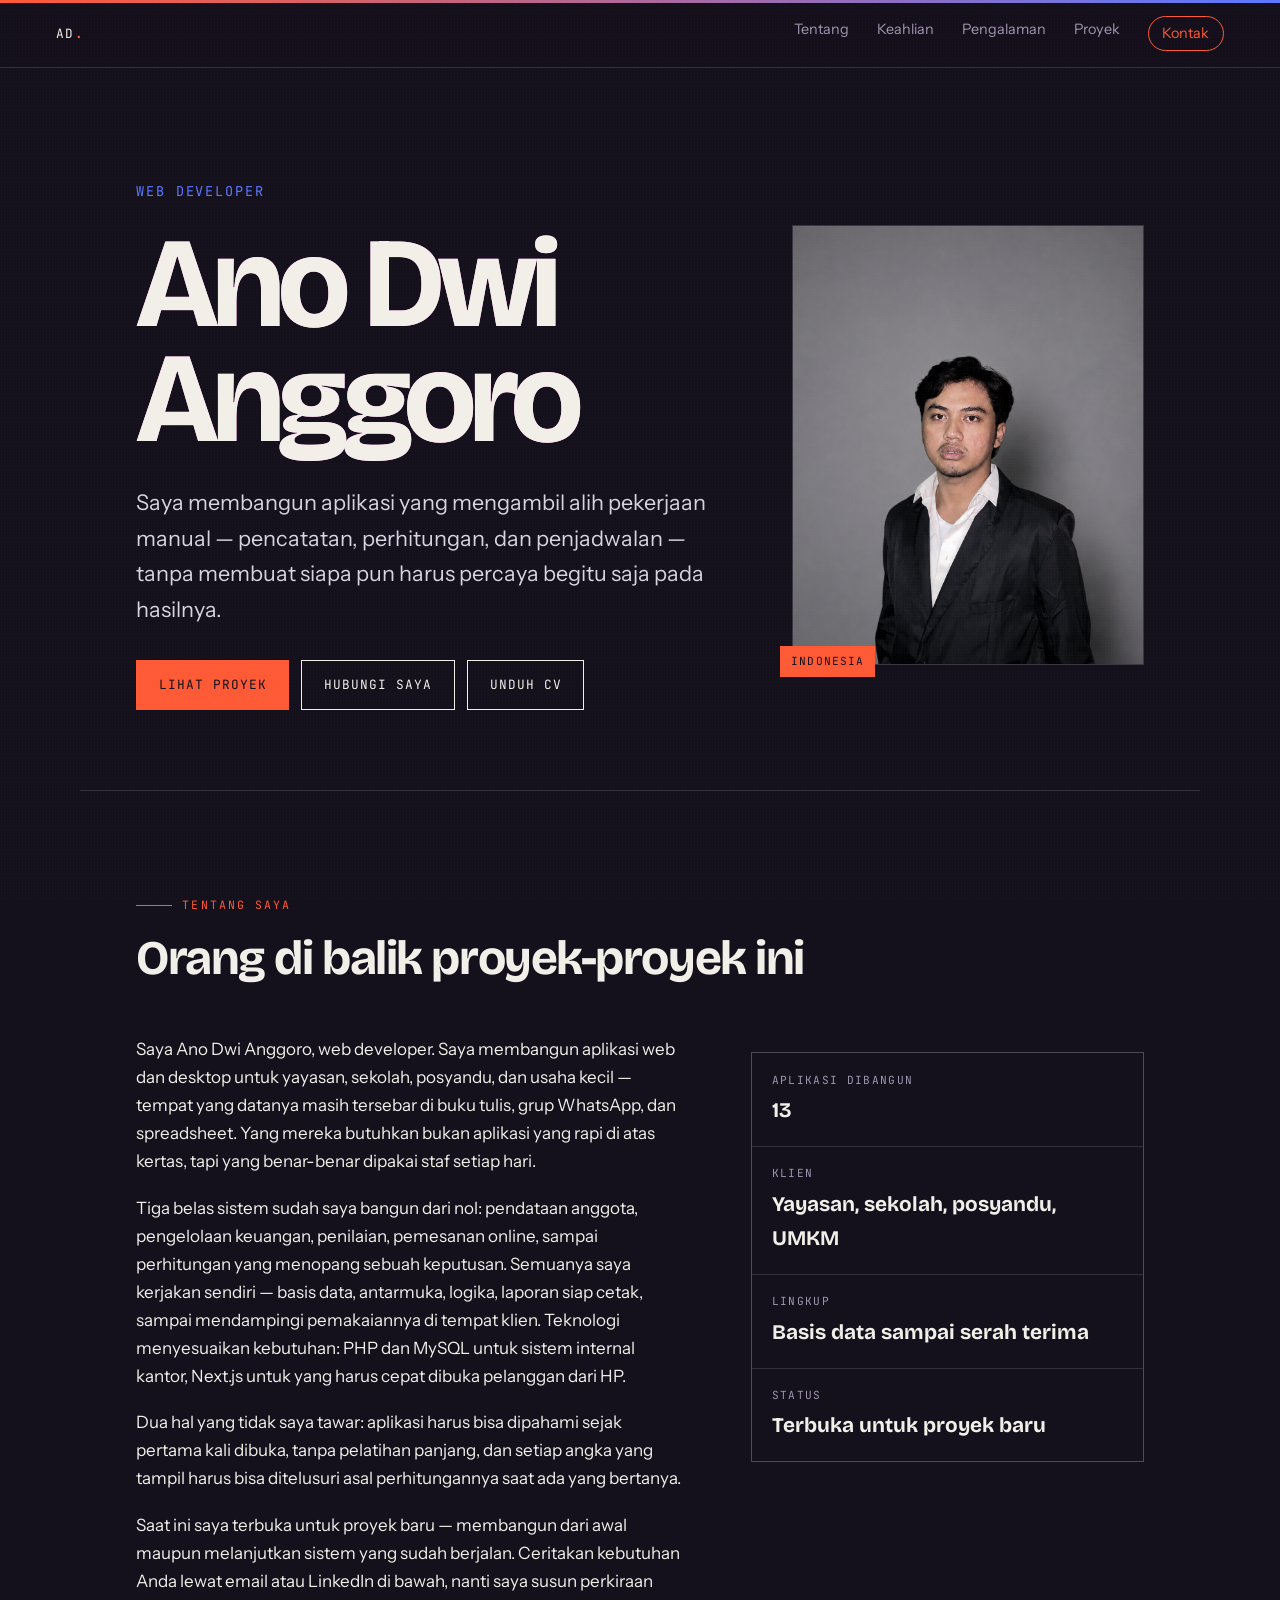
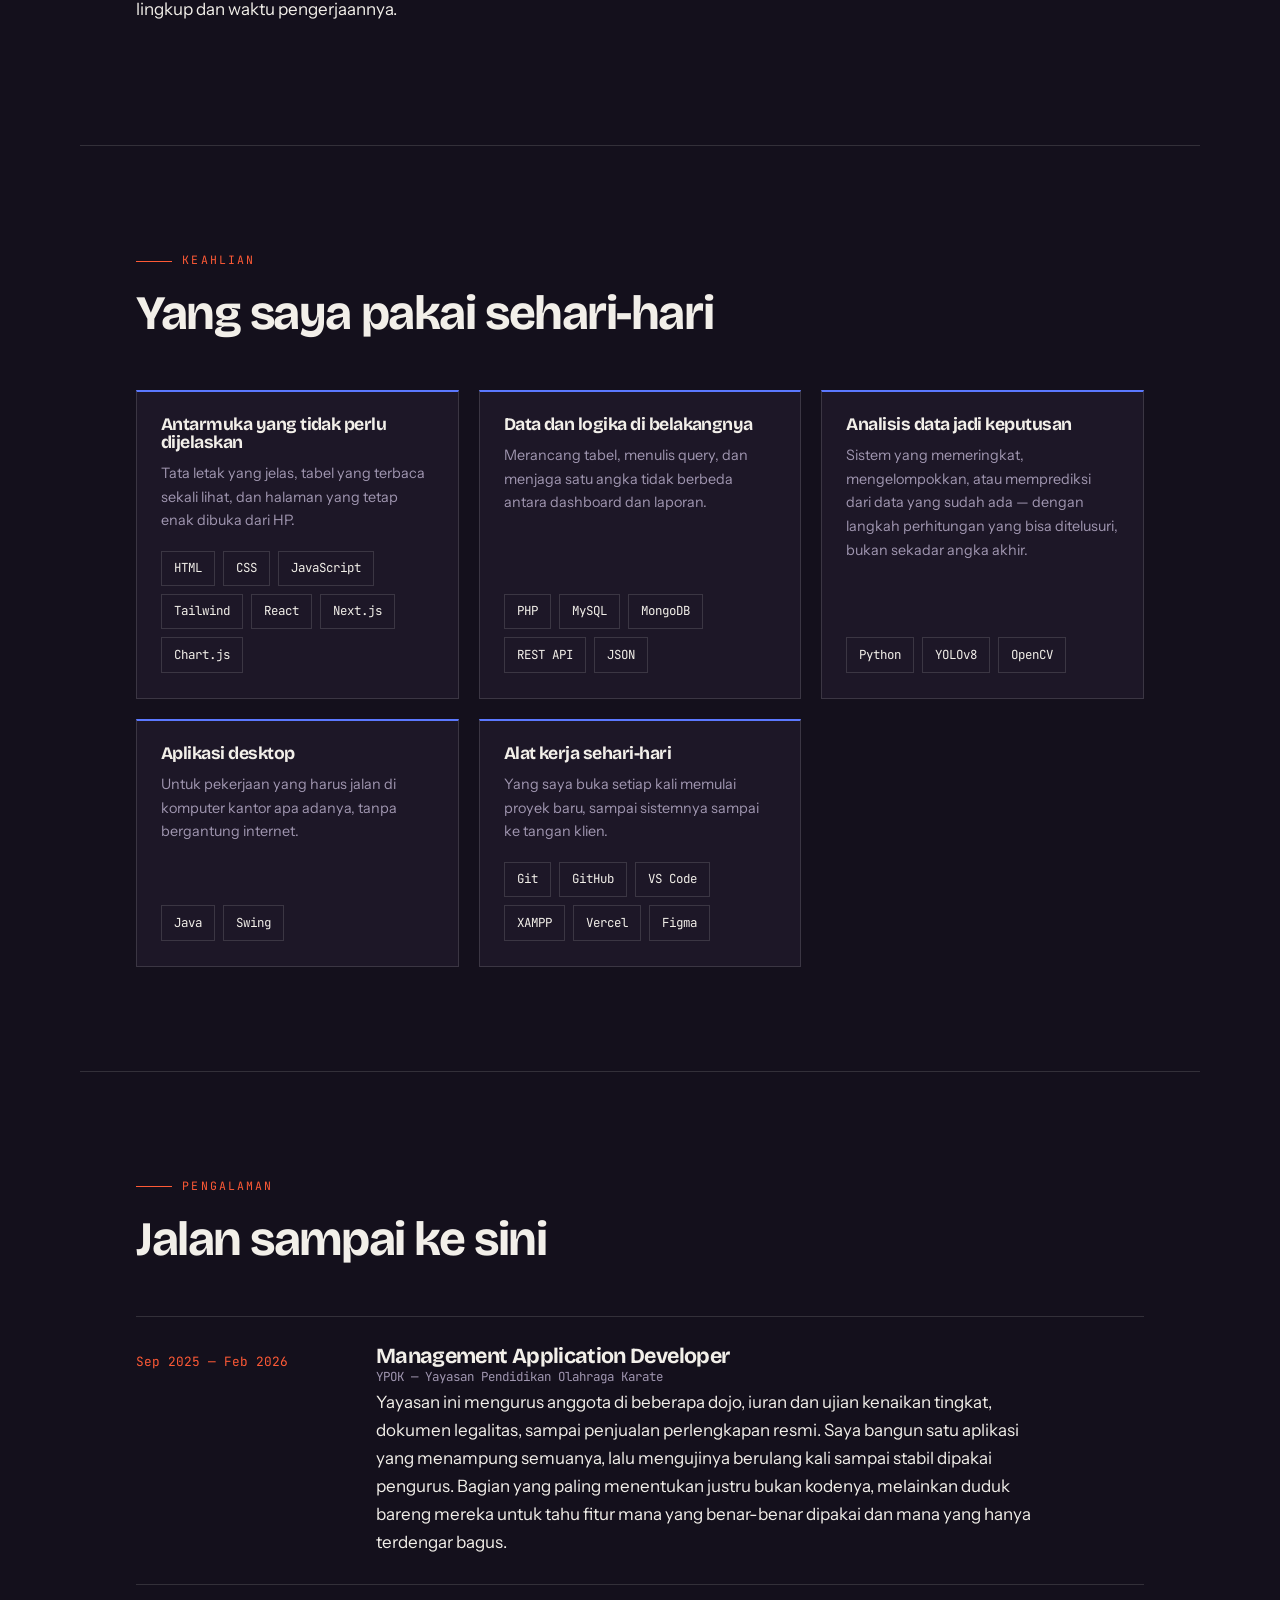
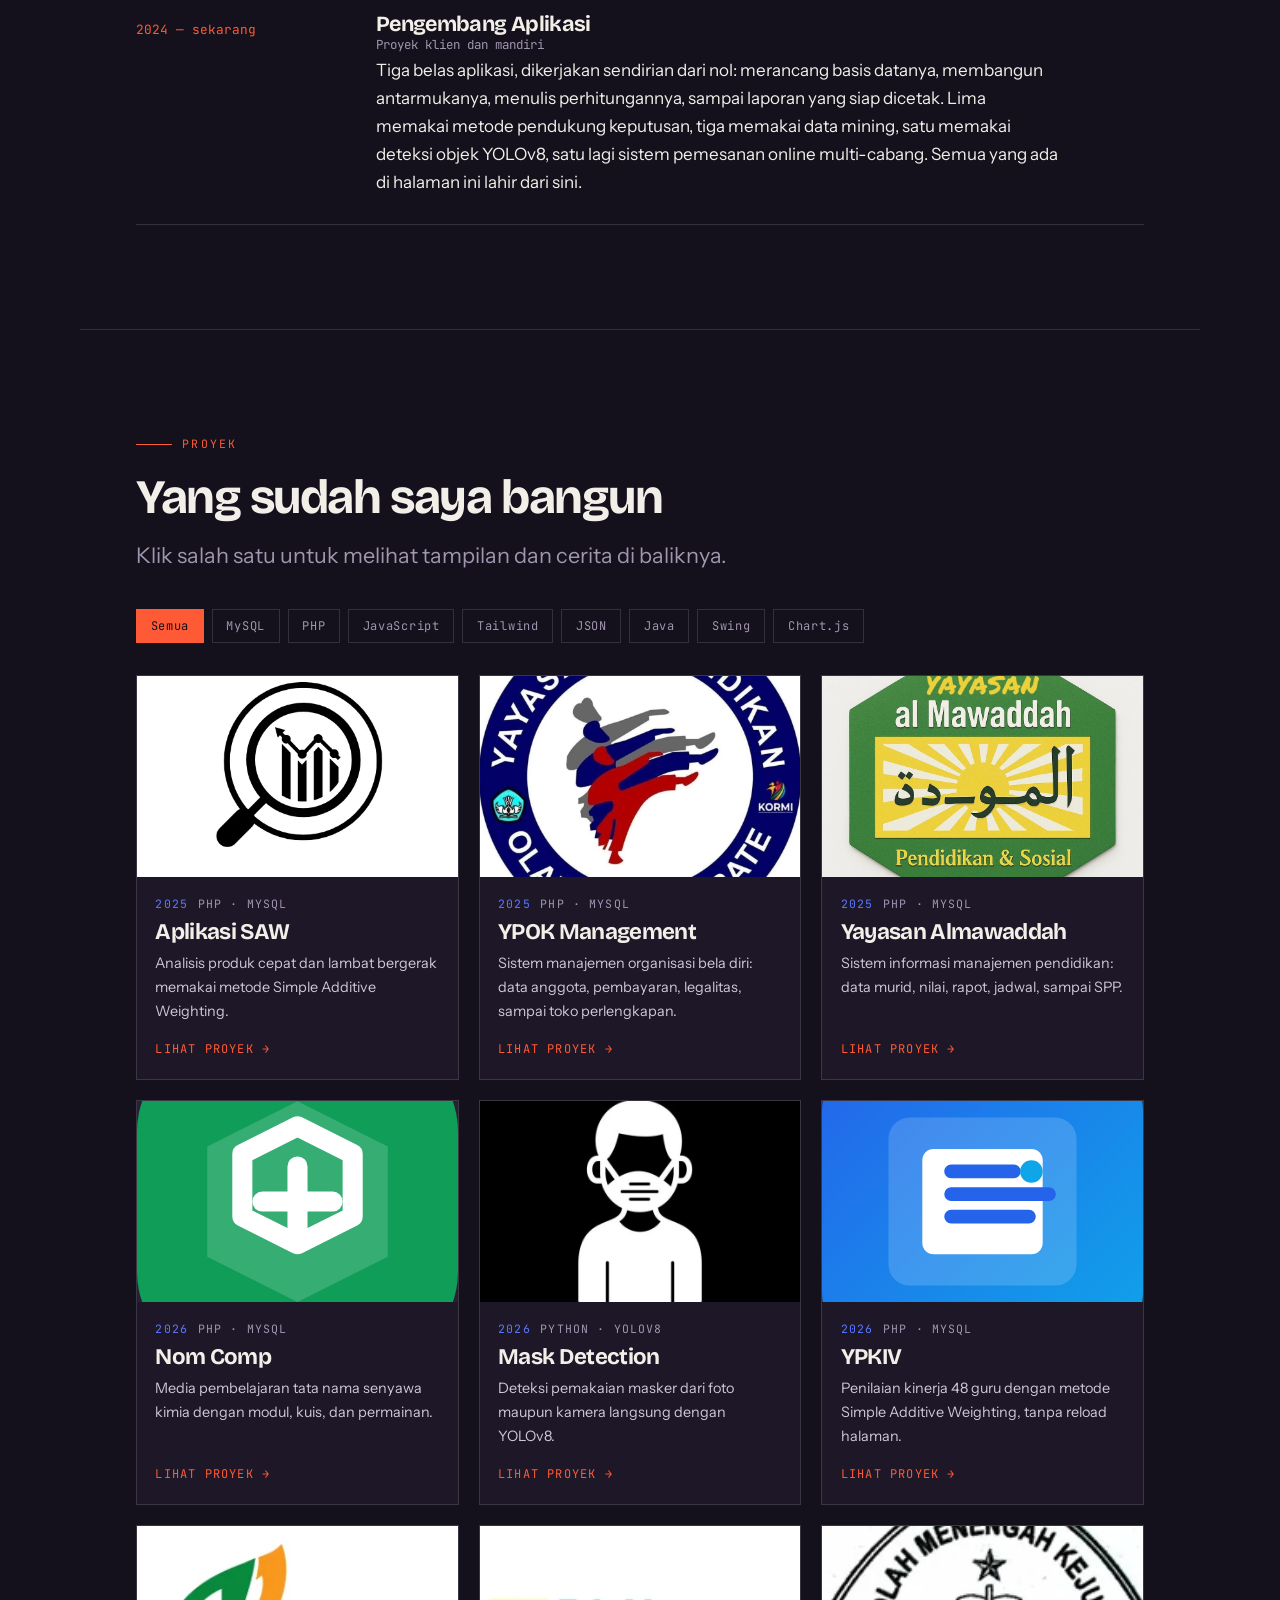
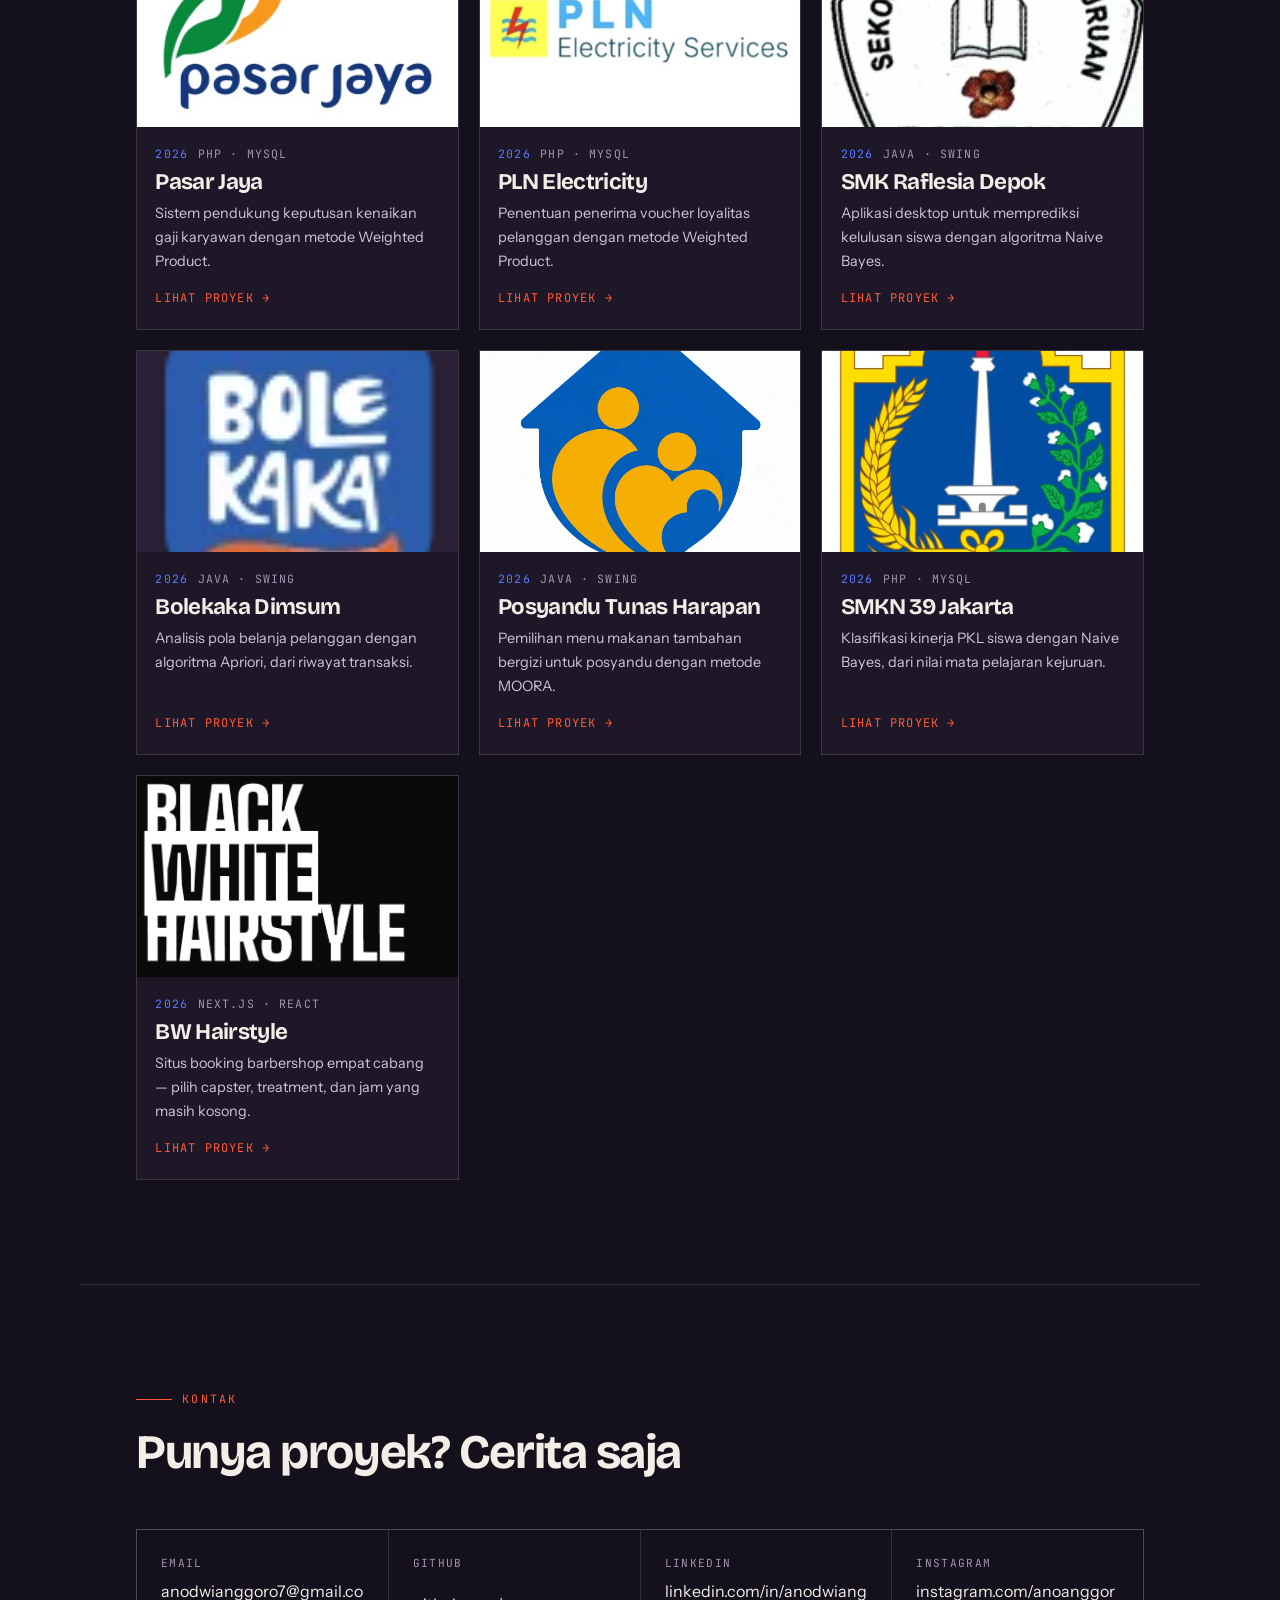
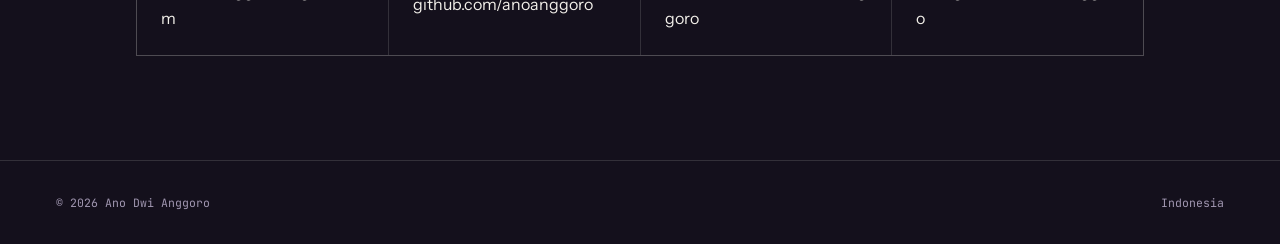
<file: index.html>
<!doctype html>
<html lang="id">
    <head>
        <meta charset="UTF-8" />
        <meta name="viewport" content="width=device-width, initial-scale=1" />
        <title>Portofolio</title>
        <meta
            name="description"
            content="Portofolio proyek web dan aplikasi."
        />
        <link rel="preconnect" href="https://fonts.googleapis.com" />
        <link rel="preconnect" href="https://fonts.gstatic.com" crossorigin />
        <link
            href="https://fonts.googleapis.com/css2?family=Bricolage+Grotesque:opsz,wght@12..96,400;12..96,700;12..96,800&family=Instrument+Sans:wght@400;500&family=JetBrains+Mono:wght@400;500&display=swap"
            rel="stylesheet"
        />
        <link rel="icon" href="data:image/svg+xml,%3Csvg%20xmlns='http://www.w3.org/2000/svg'%20viewBox='0%200%2064%2064'%3E%3Crect%20width='64'%20height='64'%20fill='%2314101c'/%3E%3Ctext%20x='32'%20y='46'%20font-family='monospace'%20font-size='38'%20font-weight='bold'%20fill='%23ff5a36'%20text-anchor='middle'%3EA%3C/text%3E%3C/svg%3E" />
        <meta name="theme-color" content="#14101c" />
        <meta property="og:type" content="website" />
<meta property="og:url" content="https://portofolio-7ap.pages.dev/" />
        <meta property="og:title" content="Ano Dwi Anggoro — Web Developer" />
        <meta property="og:description" content="Portofolio proyek web: sistem manajemen, aplikasi sekolah, dan toko online." />
        <meta property="og:image" content="https://portofolio-7ap.pages.dev/assets/og.jpg" />
        <meta name="twitter:card" content="summary_large_image" />
        <link rel="stylesheet" href="style.css" />
    </head>
    <body>
        <header class="hero wrap">
            <div class="hero__grid">
                <div>
                    <p class="hero__role" id="peran"></p>
                    <h1 class="overprint">
                        <span class="overprint__stack" id="nama"></span>
                    </h1>
                    <p class="lead hero__text" id="ringkas"></p>
                    <div class="hero__cta">
                        <a class="btn btn--fill" href="#proyek">Lihat proyek</a>
                        <a class="btn" href="#kontak">Hubungi saya</a>
                        <a class="btn" id="cv" hidden download>Unduh CV</a>
                    </div>
                </div>
                <div class="portrait">
                    <div class="portrait__frame">
                        <img id="foto" alt="Foto diri" />
                    </div>
                    <div class="portrait__tag" id="lokasi"></div>
                </div>
            </div>
        </header>

        <main>
            <section class="section wrap reveal" id="tentang">
                <div class="section__head">
                    <p class="eyebrow">Tentang saya</p>
                    <h2>Orang di balik proyek-proyek ini</h2>
                </div>
                <div class="about">
                    <div id="tentang-teks"></div>
                    <dl class="facts stagger" id="fakta"></dl>
                </div>
            </section>

            <section class="section wrap reveal" id="keahlian">
                <div class="section__head">
                    <p class="eyebrow">Keahlian</p>
                    <h2>Yang saya pakai sehari-hari</h2>
                </div>
                <div class="skills stagger" id="skills"></div>
            </section>

            <section class="section wrap reveal" id="pengalaman">
                <div class="section__head">
                    <p class="eyebrow">Pengalaman</p>
                    <h2>Jalan sampai ke sini</h2>
                </div>
                <div class="timeline stagger" id="timeline"></div>
            </section>

            <section class="section wrap reveal" id="proyek">
                <div class="section__head">
                    <p class="eyebrow">Proyek</p>
                    <h2>Yang sudah saya bangun</h2>
                    <p
                        class="lead muted"
                        style="margin-top: 1rem; max-width: 52ch"
                    >
                        Klik salah satu untuk melihat tampilan dan cerita di
                        baliknya.
                    </p>
                </div>
                <div class="saring" id="saring"></div>
                <div class="grid-projects stagger" id="proyek-grid"></div>
            </section>

            <section class="section wrap reveal" id="kontak">
                <div class="section__head">
                    <p class="eyebrow">Kontak</p>
                    <h2>Punya proyek? Cerita saja</h2>
                </div>
                <div class="kontak__list stagger" id="kontak-list"></div>
            </section>
        </main>

        <script src="data.js"></script>
        <script src="app.js"></script>
        <script>
            pasangKerangka();

            document.title = `${profile.nama} — ${profile.peran}`;
            peran.textContent = profile.peran;
            ringkas.textContent = profile.ringkas;
            lokasi.textContent = profile.lokasi;
            // src kosong membuat browser memuat halamannya sendiri sebagai gambar
            if (profile.foto) {
                foto.src = profile.foto;
                foto.alt = `Foto ${profile.nama}`;
            } else {
                foto.outerHTML = htmlKosong("");
            }

            // tiga lapisan tinta yang meleset lalu pas — tanda cetak riso
            nama.innerHTML = ["o", "b", "top"]
                .map(
                    (l) =>
                        `<span class="overprint__layer overprint__layer--${l}">${profile.nama}</span>`,
                )
                .join("");

            document.getElementById("tentang-teks").innerHTML = profile.tentang
                .map((p) => `<p>${p}</p>`)
                .join("");

            document.getElementById("fakta").innerHTML = profile.fakta
                .map(([k, v]) => `<div><dt>${k}</dt><dd>${v}</dd></div>`)
                .join("");

            document.getElementById("skills").innerHTML = profile.skills
                .map(
                    (g) => `<div class="skills__grup">
                <h3>${g.grup}</h3>
                ${g.catatan ? `<p class="skills__catatan">${g.catatan}</p>` : ""}
                <ul class="tags">${g.items.map((i) => `<li>${i}</li>`).join("")}</ul>
              </div>`,
                )
                .join("");

            document.getElementById("timeline").innerHTML = profile.pengalaman
                .map(
                    (e) => `<div class="timeline__item">
                <div class="timeline__year">${e.tahun}</div>
                <div>
                  <h3>${e.posisi}</h3>
                  <p class="timeline__where">${e.tempat}</p>
                  <p>${e.detail}</p>
                </div>
              </div>`,
                )
                .join("");

            document.getElementById("proyek-grid").innerHTML = projects
                .map(
                    (p) => `<a class="card" href="project.html?id=${encodeURIComponent(p.id)}">
                <div class="card__thumb">${sampul(p) ? `<img src="${sampul(p)}" alt="Tampilan ${p.nama}" loading="lazy" decoding="async">` : htmlKosong("")}</div>
                <div class="card__body">
                  <div class="card__meta"><span>${p.tahun}</span><span>${p.stack.slice(0, 2).join(" · ")}</span></div>
                  <h3>${p.nama}</h3>
                  <p>${p.ringkas}</p>
                  <div class="card__more">Lihat proyek →</div>
                </div>
              </a>`,
                )
                .join("");

            const k = profile.kontak;
            document.getElementById("kontak-list").innerHTML = [
                ["Email", k.email, `mailto:${k.email}`],
                ["GitHub", (k.github || "").replace(/^https?:\/\//, ""), k.github],
                [
                    "LinkedIn",
                    (k.linkedin || "").replace(/^https?:\/\//, ""),
                    k.linkedin,
                ],
                [
                    "Instagram",
                    (k.instagram || "").replace(/^https?:\/\//, ""),
                    k.instagram,
                ],
            ]
                .filter(([, isi]) => isi)
                .map(
                    ([label, isi, href]) =>
                        `<a href="${href}"><b>${label}</b><span>${isi}</span></a>`,
                )
                .join("");

            if (profile.cv) {
                cv.href = profile.cv;
                cv.hidden = false;
            }

            pasangFilter(
                document.getElementById("saring"),
                document.getElementById("proyek-grid"),
            );
            pasangZoom();
            aktifkanReveal();
        </script>
    </body>
</html>
</file>
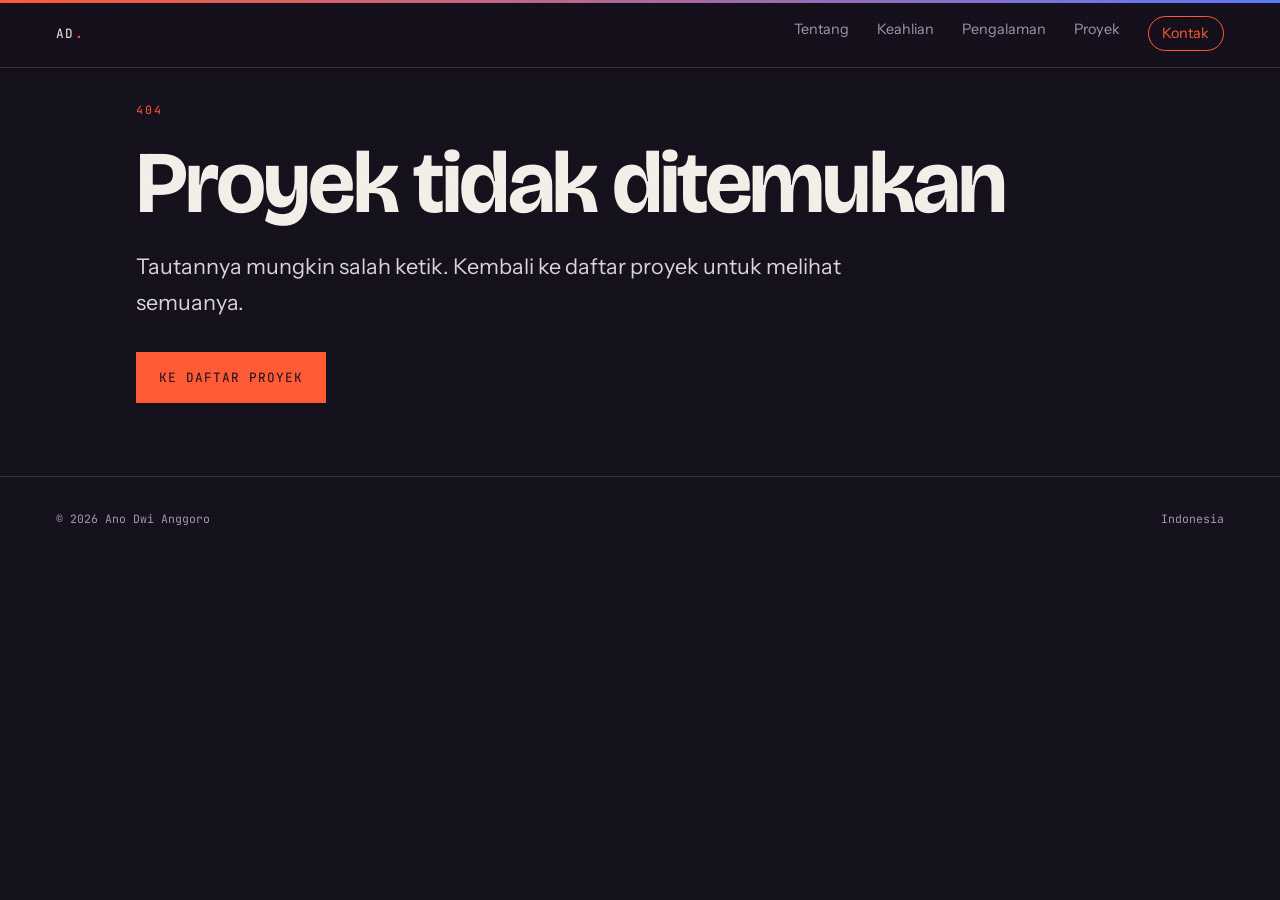
<file: project.html>
<!DOCTYPE html>
<html lang="id">
<head>
<meta charset="UTF-8">
<meta name="viewport" content="width=device-width, initial-scale=1">
<title>Proyek</title>
<link rel="preconnect" href="https://fonts.googleapis.com">
<link rel="preconnect" href="https://fonts.gstatic.com" crossorigin>
<link href="https://fonts.googleapis.com/css2?family=Bricolage+Grotesque:opsz,wght@12..96,400;12..96,700;12..96,800&family=Instrument+Sans:wght@400;500&family=JetBrains+Mono:wght@400;500&display=swap" rel="stylesheet">
<link rel="icon" href="data:image/svg+xml,%3Csvg%20xmlns='http://www.w3.org/2000/svg'%20viewBox='0%200%2064%2064'%3E%3Crect%20width='64'%20height='64'%20fill='%2314101c'/%3E%3Ctext%20x='32'%20y='46'%20font-family='monospace'%20font-size='38'%20font-weight='bold'%20fill='%23ff5a36'%20text-anchor='middle'%3EA%3C/text%3E%3C/svg%3E" />
<meta name="theme-color" content="#14101c" />
<meta property="og:type" content="website" />
<meta property="og:url" content="https://portofolio-7ap.pages.dev/project.html" />
<meta property="og:title" content="Proyek — Ano Dwi Anggoro" />
<meta property="og:description" content="Rincian proyek, tampilan antarmuka, dan cerita di baliknya." />
<meta property="og:image" content="https://portofolio-7ap.pages.dev/assets/og.jpg" />
<meta name="twitter:card" content="summary_large_image" />
<link rel="stylesheet" href="style.css">
</head>
<body>
<main id="isi" class="wrap"></main>

<script src="data.js"></script>
<script src="app.js"></script>
<script>
  pasangKerangka();

  const id = new URLSearchParams(location.search).get("id");
  const i = projects.findIndex((p) => p.id === id);
  const isi = document.getElementById("isi");

  if (i === -1) {
    isi.innerHTML = `<section class="pjudul">
        <p class="eyebrow">404</p>
        <h1>Proyek tidak ditemukan</h1>
        <p class="lead">Tautannya mungkin salah ketik. Kembali ke daftar proyek untuk melihat semuanya.</p>
        <p style="margin-top:2rem"><a class="btn btn--fill" href="index.html#proyek">Ke daftar proyek</a></p>
      </section>`;
  } else {
    const p = projects[i];
    const lain = projects[(i + 1) % projects.length];
    document.title = `${p.nama} — ${profile.nama}`;

    // judul di header bingkai: alamat situs untuk web, nama aplikasi untuk desktop
    const alamat =
      p.tipe === "polos" ? p.nama : p.demo || p.nama.toLowerCase().replace(/\s+/g, "") + ".id";

    const tautan = [
      p.demo ? `<a class="btn btn--fill" href="${p.demo}" target="_blank" rel="noopener">Buka demo</a>` : "",
      p.repo ? `<a class="btn" href="${p.repo}" target="_blank" rel="noopener">Lihat kode</a>` : "",
    ].join("");

    isi.innerHTML = `
      <a class="back" href="index.html#proyek">← Semua proyek</a>

      <section class="pjudul">
        <p class="eyebrow">${p.tahun}</p>
        <h1>${p.nama}</h1>
        <p class="lead">${p.ringkas}</p>
        <dl class="pmeta">
          <div><dt>Peran</dt><dd>${p.peran}</dd></div>
          <div><dt>Tahun</dt><dd>${p.tahun}</dd></div>
          <div><dt>Jenis</dt><dd>${JENIS[p.tipe] || "Aplikasi web"}</dd></div>
          <div><dt>Teknologi</dt><dd>${p.stack.join(", ")}</dd></div>
        </dl>
      </section>

      <section class="section" style="border-top:0;padding-top:0">
        ${galeri(daftarSampul(p), alamat)}
      </section>

      <section class="section reveal">
        <div class="pbody">
          <div>
            <h2>Tentang proyek ini</h2>
            ${p.deskripsi.map((t) => `<p>${t}</p>`).join("")}
          </div>
          <div>
            <h2>Fitur utama</h2>
            <ul class="fitur">${p.fitur.map((f) => `<li>${f}</li>`).join("")}</ul>
            ${tautan ? `<div class="hero__cta" style="margin-top:2rem">${tautan}</div>` : ""}
          </div>
        </div>
      </section>

      ${
        p.shots && p.shots.length
          ? `<section class="section reveal">
               <div class="section__head"><p class="eyebrow">Tampilan</p><h2>Sekilas isinya</h2></div>
               ${galeri(p.shots, alamat)}
             </section>`
          : ""
      }

      ${
        p.tantangan && p.tantangan.length
          ? `<section class="section reveal">
               <div class="section__head"><p class="eyebrow">Di balik layar</p><h2>Hambatan dan cara mengatasinya</h2></div>
               <div class="tantangan">
                 ${p.tantangan.map((t) => `<article><h3>${t.judul}</h3><p>${t.isi}</p></article>`).join("")}
               </div>
             </section>`
          : ""
      }

      <a class="next" href="project.html?id=${encodeURIComponent(lain.id)}">
        <span>Proyek berikutnya</span>
        <strong>${lain.nama} →</strong>
      </a>`;

    pasangGaleri();
    pasangZoom();
    aktifkanReveal();
  }
</script>
</body>
</html>
</file>
<file: style.css>
/* ---- token ---- */
:root {
  --ink: #14101c;
  --ink-2: #1d1727;
  --ink-3: #292036;
  --paper: #f2efe9;
  --muted: #a096b0;
  --riso-o: #ff5a36;
  --riso-b: #5b78ff;
  --line: rgba(242, 239, 233, 0.14);

  --f-display: "Bricolage Grotesque", "Trebuchet MS", sans-serif;
  --f-body: "Instrument Sans", system-ui, sans-serif;
  --f-mono: "JetBrains Mono", ui-monospace, monospace;

  --wrap: 1120px;
  --pad: clamp(1.75rem, 7vw, 3.5rem); /* jarak ke tepi layar: 28px di HP, ikut melebar di tablet */
}

* { box-sizing: border-box; }

html { scroll-behavior: smooth; }

body {
  margin: 0;
  background: var(--ink);
  color: var(--paper);
  font-family: var(--f-body);
  font-size: clamp(1rem, 0.95rem + 0.2vw, 1.0625rem);
  line-height: 1.65;
  -webkit-font-smoothing: antialiased;
}

/* butiran halftone tipis, ciri cetak riso */
body::before {
  content: "";
  position: fixed;
  inset: 0;
  pointer-events: none;
  z-index: 100;
  opacity: 0.5;
  background-image: radial-gradient(rgba(242, 239, 233, 0.05) 1px, transparent 1px);
  background-size: 3px 3px;
}

img { max-width: 100%; display: block; }

/* batang kemajuan gulir */
@supports (animation-timeline: scroll()) {
  body::after {
    content: "";
    position: fixed;
    top: 0;
    left: 0;
    z-index: 60;
    width: 100%;
    height: 3px;
    background: linear-gradient(90deg, var(--riso-o), var(--riso-b));
    transform-origin: 0 50%;
    animation: gulir linear both;
    animation-timeline: scroll();
  }
  @keyframes gulir { from { transform: scaleX(0); } to { transform: scaleX(1); } }
}

a { color: inherit; }

:focus-visible {
  outline: 2px solid var(--riso-o);
  outline-offset: 3px;
}

.wrap { max-width: var(--wrap); margin-inline: auto; padding-inline: var(--pad); }

/* ---- tipografi ---- */
h1, h2, h3 {
  font-family: var(--f-display);
  font-weight: 700;
  line-height: 1.02;
  letter-spacing: -0.03em;
  margin: 0;
}

.eyebrow {
  font-family: var(--f-mono);
  font-size: 0.72rem;
  letter-spacing: 0.18em;
  text-transform: uppercase;
  color: var(--riso-o);
  margin: 0 0 1.25rem;
}
.eyebrow::before {
  content: "";
  display: inline-block;
  vertical-align: middle;
  width: 0;
  height: 1px;
  margin-right: 0;
  background: var(--riso-o);
  transition: width 0.5s 0.15s, margin-right 0.5s 0.15s;
}
.tampil .eyebrow::before { width: 2.25rem; margin-right: 0.65rem; }

.lead { font-size: clamp(1.05rem, 1rem + 0.6vw, 1.35rem); color: #d9d3e0; }

.muted { color: var(--muted); }

/* ---- navigasi ---- */
.nav {
  position: sticky;
  top: 0;
  z-index: 50;
  display: flex;
  align-items: center;
  justify-content: space-between;
  gap: 1rem;
  padding: 1rem var(--pad);
  background: rgba(20, 16, 28, 0.8);
  backdrop-filter: blur(10px);
  border-bottom: 1px solid var(--line);
}

.nav a { text-decoration: none; }

.nav__mark {
  font-family: var(--f-mono);
  font-size: 0.8rem;
  letter-spacing: 0.1em;
}
.nav__mark b { color: var(--riso-o); }

.nav__links { display: flex; gap: clamp(0.75rem, 3vw, 1.75rem); font-size: 0.9rem; }
.nav__links a { color: var(--muted); transition: color 0.2s; }
.nav__links a { position: relative; padding-block: 0.15rem; }
.nav__links a:hover { color: var(--paper); }
.nav__links a::after {
  content: "";
  position: absolute;
  left: 0;
  right: 0;
  bottom: -0.15rem;
  height: 1px;
  background: var(--riso-o);
  transform: scaleX(0);
  transform-origin: 0 50%;
  transition: transform 0.25s;
}
.nav__links a:hover::after, .nav__links a[aria-current="true"]::after { transform: scaleX(1); }
.nav__links a[aria-current="true"] { color: var(--paper); }
.nav__cta::after { display: none; }
.nav__links a.nav__cta {
  color: var(--riso-o);
  border: 1px solid currentColor;
  border-radius: 999px;
  padding: 0.3rem 0.85rem;
  transition: background 0.2s, color 0.2s;
}
.nav__links a.nav__cta:hover { background: var(--riso-o); color: var(--ink); }

@supports (animation-timeline: scroll()) {
  .nav {
    animation: navkecil linear both;
    animation-timeline: scroll();
    animation-range: 0 180px;
  }
  @keyframes navkecil {
    to { padding-block: 0.55rem; background: rgba(20, 16, 28, 0.94); }
  }
}

/* ---- hero: cetak dua tinta ---- */
.hero { padding-block: clamp(3.5rem, 10vw, 7rem) clamp(3rem, 8vw, 5rem); }

.hero__grid {
  display: grid;
  grid-template-columns: minmax(0, 1.35fr) minmax(0, 0.85fr);
  gap: clamp(2rem, 5vw, 4rem);
  align-items: end;
}

/* nama besar dengan lapisan tinta yang meleset lalu pas */
.overprint {
  position: relative;
  overflow-wrap: break-word;
  font-size: clamp(3.2rem, 12vw, 8rem);
  line-height: 0.9;
  letter-spacing: -0.045em;
  isolation: isolate;
}
.overprint__stack { display: grid; }
.overprint__layer {
  display: block;
  grid-area: 1 / 1;
  mix-blend-mode: screen;
  animation: register 1.1s cubic-bezier(0.2, 0.9, 0.2, 1) both;
}
/* --dx/--dy: posisi awal yang meleset, --fx/--fy: sisa geser tipis khas cetak dua tinta */
.overprint__layer--o { color: var(--riso-o); --dx: -16px; --dy: 10px; }
.overprint__layer--b { color: var(--riso-b); --dx: 14px; --dy: -8px; animation-delay: 0.08s; }
.overprint__layer--top { color: var(--paper); mix-blend-mode: normal; --dx: 0px; --dy: 0px; animation-delay: 0.16s; }

@keyframes register {
  from { transform: translate(var(--dx), var(--dy)); opacity: 0; }
  to { transform: translate(var(--fx, 0px), var(--fy, 0px)); opacity: 1; }
}

@keyframes naik { from { opacity: 0; transform: translateY(16px); } to { opacity: 1; transform: none; } }

.hero__role { animation: naik 0.6s both; }
.hero__text { animation: naik 0.6s 0.3s both; }
.hero__cta { animation: naik 0.6s 0.42s both; }
.portrait { animation: naik 0.7s 0.2s both; }

.hero__role {
  font-family: var(--f-mono);
  font-size: 0.85rem;
  letter-spacing: 0.14em;
  text-transform: uppercase;
  color: var(--riso-b);
  margin: 0 0 1.5rem;
}

.hero__text { max-width: 46ch; margin: 1.75rem 0 2rem; }

.hero__cta { display: flex; flex-wrap: wrap; gap: 0.75rem; }

/* foto ditampilkan apa adanya */
.portrait { position: relative; width: min(100%, var(--foto, 22rem)); margin-left: auto; align-self: center; }
.portrait__frame {
  position: relative;
  border: 1px solid var(--line);
  background: var(--ink-2);
  overflow: hidden;
  aspect-ratio: 4 / 5;
}
.portrait__frame img {
  width: 100%;
  height: 100%;
  object-fit: cover;
  object-position: center top;
  cursor: zoom-in;
  filter: grayscale(0.35);
  transition: transform 0.5s, filter 0.5s;
}
.portrait:hover .portrait__frame img { transform: scale(1.05); filter: none; }
.portrait:hover .portrait__tag { background: var(--riso-b); }
.portrait__tag { transition: background 0.25s; }
.portrait__tag {
  position: absolute;
  bottom: -0.75rem;
  left: -0.75rem;
  background: var(--riso-o);
  color: var(--ink);
  font-family: var(--f-mono);
  font-size: 0.7rem;
  letter-spacing: 0.1em;
  text-transform: uppercase;
  padding: 0.4rem 0.7rem;
}

/* ---- tombol ---- */
.btn {
  display: inline-flex;
  align-items: center;
  gap: 0.55rem;
  font-family: var(--f-mono);
  font-size: 0.8rem;
  letter-spacing: 0.08em;
  text-transform: uppercase;
  text-decoration: none;
  padding: 0.85rem 1.35rem;
  border: 1px solid var(--paper);
  background: transparent;
  color: var(--paper);
  transition: background 0.2s, color 0.2s, border-color 0.2s;
}
.btn:hover { background: var(--paper); color: var(--ink); }
.btn:active { transform: translateY(1px); }
.btn--fill { background: var(--riso-o); border-color: var(--riso-o); color: var(--ink); }
.btn--fill:hover { background: var(--paper); border-color: var(--paper); }

/* ---- bagian ---- */
.section { padding-block: clamp(3.5rem, 9vw, 6.5rem); border-top: 1px solid var(--line); }
.section__head { margin-bottom: clamp(2rem, 5vw, 3.25rem); }
.section__head h2 { font-size: clamp(1.9rem, 5vw, 3rem); }

/* tentang */
.about { display: grid; grid-template-columns: minmax(0, 1.4fr) minmax(0, 1fr); gap: clamp(2rem, 5vw, 4rem); }
.about p { margin: 0 0 1.15rem; }

.facts { display: grid; gap: 1px; background: var(--line); border: 1px solid var(--line); align-self: start; }
.facts div { background: var(--ink); padding: 1.1rem 1.25rem; transition: background 0.25s; }
.facts div:hover { background: var(--ink-2); }
.facts dt { font-family: var(--f-mono); font-size: 0.7rem; letter-spacing: 0.12em; text-transform: uppercase; color: var(--muted); }
.facts dd { margin: 0.3rem 0 0; font-family: var(--f-display); font-size: 1.3rem; font-weight: 700; }

/* skill */
.skills { display: grid; grid-template-columns: repeat(auto-fit, minmax(min(100%, 20rem), 1fr)); gap: 1.25rem; }
.skills__grup {
  display: flex;
  flex-direction: column;
  gap: 0.6rem;
  padding: 1.5rem 1.5rem 1.6rem;
  background: var(--ink-2);
  border: 1px solid var(--line);
  border-top: 2px solid var(--riso-b);
}
.skills__grup { transition: transform 0.25s, border-top-color 0.25s; }
.skills__grup:hover { transform: translateY(-3px); border-top-color: var(--riso-o); }
.skills__grup h3 { font-size: 1.1rem; color: var(--paper); }
.skills__catatan { margin: 0; font-size: 0.9rem; color: var(--muted); }
.skills__grup .tags { margin-top: auto; padding-top: 0.5rem; }
.tags { display: flex; flex-wrap: wrap; gap: 0.5rem; list-style: none; padding: 0; margin: 0; }
.tags li {
  font-family: var(--f-mono);
  font-size: 0.78rem;
  padding: 0.4rem 0.75rem;
  border: 1px solid var(--line);
  background: var(--ink-2);
  transition: border-color 0.2s, color 0.2s;
}
.tags li:hover { border-color: var(--riso-b); color: var(--riso-b); }

/* pengalaman */
.timeline { display: grid; gap: 0; }
.timeline__item {
  display: grid;
  grid-template-columns: 12rem minmax(0, 1fr);
  gap: clamp(1rem, 4vw, 3rem);
  padding: 1.75rem 0;
  border-top: 1px solid var(--line);
}
.timeline__item:last-child { border-bottom: 1px solid var(--line); }
.timeline__item { transition: background 0.25s, padding-left 0.25s; }
.timeline__item:hover { background: var(--ink-2); padding-left: 1rem; }
.timeline__year { font-family: var(--f-mono); font-size: 0.8rem; color: var(--riso-o); padding-top: 0.35rem; }
.timeline__item h3 { font-size: 1.35rem; }
.timeline__where { font-family: var(--f-mono); font-size: 0.78rem; color: var(--muted); margin: 0.35rem 0 0.75rem; }
.timeline__item p { margin: 0; max-width: 62ch; }

/* ---- kartu proyek ---- */
.grid-projects { display: grid; grid-template-columns: repeat(auto-fit, minmax(min(100%, 17rem), 1fr)); gap: 1.25rem; }

.card {
  display: flex;
  flex-direction: column;
  text-decoration: none;
  background: var(--ink-2);
  border: 1px solid var(--line);
  transition: transform 0.25s, border-color 0.25s;
}
.card:hover { transform: translateY(-4px); border-color: var(--riso-o); }
.card:active { transform: scale(0.985); }
.card:hover .card__more { color: var(--paper); }
.card__more { transition: color 0.25s, transform 0.25s; }
.card:hover .card__more { transform: translateX(5px); }
.card__thumb { aspect-ratio: 16 / 10; overflow: hidden; background: var(--ink-3); position: relative; }
/* kilau menyapu sekali dari kiri ke kanan */
.card__thumb::after {
  content: "";
  position: absolute;
  top: 0;
  bottom: 0;
  left: -60%;
  width: 45%;
  z-index: 2;
  background: linear-gradient(100deg, transparent, rgba(242, 239, 233, 0.28), transparent);
  transform: skewX(-18deg);
  transition: left 0.7s ease;
}
.card:hover .card__thumb::after { left: 130%; }
.card__thumb img { width: 100%; height: 100%; object-fit: cover; transition: transform 0.4s; }
.card:hover .card__thumb img { transform: scale(1.04); }
.card__body { padding: 1.1rem 1.15rem 1.25rem; display: flex; flex-direction: column; gap: 0.5rem; flex: 1; position: relative; }
/* garis tinta tumbuh dari kiri */
.card__body::before {
  content: "";
  position: absolute;
  left: 0;
  top: 0;
  width: 2px;
  height: 0;
  background: var(--riso-o);
  transition: height 0.35s;
}
.card:hover .card__body::before { height: 100%; }
.card h3 { transition: color 0.25s; }
.card:hover h3 { color: var(--riso-o); }
.card__meta { font-family: var(--f-mono); font-size: 0.72rem; letter-spacing: 0.1em; text-transform: uppercase; color: var(--muted); display: flex; gap: 0.6rem; }
.card__meta span:first-child { color: var(--riso-b); }
.card h3 { font-size: clamp(1.15rem, 1rem + 0.6vw, 1.4rem); }
.card p { margin: 0; color: #cec7d8; font-size: 0.9rem; }
.card__more { margin-top: auto; padding-top: 0.5rem; font-family: var(--f-mono); font-size: 0.75rem; letter-spacing: 0.1em; text-transform: uppercase; color: var(--riso-o); }

/* ---- mockup ---- */
.mockup { margin: 0; }
.mockup__cap { font-family: var(--f-mono); font-size: 0.75rem; color: var(--muted); margin-top: 0.85rem; }

.mock-web {
  border: 1px solid var(--line);
  border-radius: 10px;
  overflow: hidden;
  background: var(--ink-2);
  box-shadow: 0 24px 60px rgba(0, 0, 0, 0.45);
}
.mock-web__bar {
  display: flex;
  align-items: center;
  gap: 0.45rem;
  padding: 0.7rem 0.85rem;
  background: var(--ink-3);
  border-bottom: 1px solid var(--line);
}
.mock-web__bar i { width: 10px; height: 10px; border-radius: 50%; background: #4a4157; }
.mock-web__bar i:first-child { background: var(--riso-o); }
.mock-web__url {
  flex: 1;
  margin-left: 0.5rem;
  height: 20px;
  border-radius: 10px;
  background: var(--ink);
  font-family: var(--f-mono);
  font-size: 0.65rem;
  color: var(--muted);
  display: flex;
  align-items: center;
  padding: 0 0.7rem;
  overflow: hidden;
  white-space: nowrap;
}
.mock-web img { width: 100%; display: block; }


/* HP: layar mulai di bawah status bar, jadi header aplikasi tidak tertutup poni */
.mock-phone {
  width: min(300px, 100%);
  margin-inline: auto;
  border: 9px solid #2b2437;
  border-radius: 36px;
  overflow: hidden;
  background: var(--ink-2);
  box-shadow: 0 24px 60px rgba(0, 0, 0, 0.45);
}
.mock-phone__status {
  position: relative;
  height: 30px;
  display: flex;
  align-items: center;
  justify-content: space-between;
  padding: 0 1.1rem;
  background: var(--ink-2);
  font-family: var(--f-mono);
  font-size: 0.6rem;
  color: var(--muted);
}
.mock-phone__notch {
  position: absolute;
  top: 0;
  left: 50%;
  transform: translateX(-50%);
  width: 92px;
  height: 21px;
  border-radius: 0 0 13px 13px;
  background: #2b2437;
}
.mock-phone__baterai {
  width: 22px;
  height: 10px;
  border: 1px solid currentColor;
  border-radius: 3px;
  position: relative;
}
.mock-phone__baterai::before { content: ""; position: absolute; inset: 2px; right: 7px; background: currentColor; }
.mock-phone__baterai::after {
  content: "";
  position: absolute;
  right: -3px;
  top: 3px;
  width: 2px;
  height: 4px;
  border-radius: 0 2px 2px 0;
  background: currentColor;
}
.mock-phone img { width: 100%; height: auto; }

/* Tablet */
.mock-tablet {
  width: min(660px, 100%);
  margin-inline: auto;
  border: 13px solid #2b2437;
  border-radius: 26px;
  overflow: hidden;
  background: var(--ink-2);
  box-shadow: 0 24px 60px rgba(0, 0, 0, 0.45);
}
.mock-tablet__status {
  position: relative;
  height: 26px;
  display: flex;
  align-items: center;
  justify-content: space-between;
  padding: 0 1.1rem;
  background: var(--ink-2);
  font-family: var(--f-mono);
  font-size: 0.6rem;
  color: var(--muted);
}
.mock-tablet__status::after {
  content: "";
  position: absolute;
  left: 50%;
  top: 9px;
  width: 6px;
  height: 6px;
  border-radius: 50%;
  background: #3d3450;
}
.mock-tablet img { width: 100%; height: auto; }

/* Laptop: layar + alas */
.mock-laptop { width: min(920px, 100%); margin-inline: auto; }
.mock-laptop__layar {
  border: 12px solid #2b2437;
  border-bottom-width: 8px;
  border-radius: 14px 14px 0 0;
  overflow: hidden;
  background: var(--ink-2);
  box-shadow: 0 24px 60px rgba(0, 0, 0, 0.45);
}
.mock-laptop img { width: 100%; height: auto; }
.mock-laptop__alas {
  width: 106%;
  margin-left: -3%;
  height: 14px;
  border-radius: 0 0 12px 12px;
  background: linear-gradient(#37304a, #241d30);
  position: relative;
}
.mock-laptop__alas::after {
  content: "";
  position: absolute;
  top: 0;
  left: 50%;
  transform: translateX(-50%);
  width: 15%;
  height: 5px;
  border-radius: 0 0 6px 6px;
  background: #191322;
}
@media (max-width: 600px) {
  .mock-laptop__alas { width: 100%; margin-left: 0; }
}

/* penampung saat gambar belum ada */
.shot-kosong {
  width: 100%;
  min-height: 180px;
  aspect-ratio: 16 / 10;
  display: grid;
  place-content: center;
  gap: 0.4rem;
  text-align: center;
  padding: 1.5rem;
  background:
    repeating-linear-gradient(45deg, rgba(242, 239, 233, 0.04) 0 8px, transparent 8px 16px),
    var(--ink-3);
  color: var(--muted);
  font-family: var(--f-mono);
  font-size: 0.72rem;
}
.shot-kosong b { color: var(--riso-o); font-weight: 400; word-break: break-all; }
.portrait__frame .shot-kosong { height: 100%; aspect-ratio: auto; }
.mock-phone .shot-kosong { aspect-ratio: 9 / 17.5; }
.mock-tablet .shot-kosong { aspect-ratio: 4 / 3; }
.mock-laptop .shot-kosong { aspect-ratio: 16 / 10; }

/* ---- halaman detail proyek ---- */
.back {
  display: inline-flex;
  gap: 0.5rem;
  font-family: var(--f-mono);
  font-size: 0.78rem;
  letter-spacing: 0.1em;
  text-transform: uppercase;
  text-decoration: none;
  color: var(--muted);
  padding: 2.5rem 0 0;
}
.back:hover { color: var(--riso-o); }

.pjudul { padding: 2rem 0 clamp(2rem, 6vw, 3.5rem); }
.pjudul h1 { font-size: clamp(2.5rem, 9vw, 5.5rem); }
.pjudul .lead { max-width: 52ch; margin: 1.25rem 0 0; }

.pmeta {
  display: grid;
  grid-template-columns: repeat(auto-fit, minmax(min(100%, 11rem), 1fr));
  gap: 1px;
  background: var(--line);
  border-block: 1px solid var(--line);
  margin-top: clamp(2rem, 5vw, 3rem);
}
.pmeta > div { background: var(--ink); padding: 1.1rem 1.25rem; }
.pmeta dt { font-family: var(--f-mono); font-size: 0.68rem; letter-spacing: 0.12em; text-transform: uppercase; color: var(--muted); }
.pmeta dd { margin: 0.4rem 0 0; font-size: 0.95rem; }

.pbody { display: grid; grid-template-columns: minmax(0, 1.4fr) minmax(0, 1fr); gap: clamp(2rem, 6vw, 4.5rem); align-items: start; }
.pbody p { margin: 0 0 1.15rem; }
.pbody h2 { font-size: clamp(1.5rem, 4vw, 2rem); margin-bottom: 1.25rem; }

.fitur { list-style: none; padding: 0; margin: 0; display: grid; gap: 0.9rem; }
.fitur li { padding-left: 1.6rem; position: relative; font-size: 0.95rem; }
.fitur li::before { content: "→"; position: absolute; left: 0; color: var(--riso-o); font-family: var(--f-mono); }

.tantangan { display: grid; gap: 1.5rem; margin-top: 1rem; }
.tantangan article { border-left: 2px solid var(--riso-b); padding-left: 1.25rem; }
.tantangan h3 { font-size: 1.15rem; margin-bottom: 0.5rem; }
.tantangan p { margin: 0; color: #cec7d8; }

/* galeri berhalaman */
.galeri { display: grid; gap: 1.5rem; }
.galeri:focus-visible { outline-offset: 12px; }
.galeri__slide { display: none; }
.galeri__slide.aktif { display: block; animation: masuk 0.35s ease both; }
@keyframes masuk { from { opacity: 0; transform: translateY(10px); } to { opacity: 1; transform: none; } }

.galeri__nav {
  display: flex;
  align-items: center;
  justify-content: space-between;
  flex-wrap: wrap;
  gap: 1rem;
  padding-top: 1.25rem;
  border-top: 1px solid var(--line);
}
.galeri__btn {
  font-family: var(--f-mono);
  font-size: 0.72rem;
  letter-spacing: 0.08em;
  text-transform: uppercase;
  color: var(--paper);
  background: transparent;
  border: 1px solid var(--line);
  padding: 0.7rem 1.05rem;
  cursor: pointer;
  transition: border-color 0.2s, color 0.2s;
}
.galeri__btn:hover:not([disabled]) { border-color: var(--riso-o); color: var(--riso-o); }
.galeri__btn[disabled] { opacity: 0.35; cursor: default; }
.galeri__tengah { display: flex; align-items: center; gap: 0.9rem; }
.galeri__titik { display: flex; gap: 0.45rem; }
.galeri__titik button {
  width: 9px;
  height: 9px;
  padding: 0;
  border: 0;
  border-radius: 50%;
  background: var(--ink-3);
  cursor: pointer;
  transition: background 0.2s;
}
.galeri__titik button[aria-current="true"] { background: var(--riso-o); }
.galeri__hitung { font-family: var(--f-mono); font-size: 0.72rem; color: var(--muted); }

.next {
  display: flex;
  flex-wrap: wrap;
  align-items: baseline;
  justify-content: space-between;
  gap: 1rem;
  text-decoration: none;
  padding: clamp(2rem, 6vw, 3.5rem) 0;
  border-top: 1px solid var(--line);
}
.next span { font-family: var(--f-mono); font-size: 0.75rem; letter-spacing: 0.12em; text-transform: uppercase; color: var(--muted); }
.next strong { font-family: var(--f-display); font-size: clamp(1.8rem, 6vw, 3rem); font-weight: 700; letter-spacing: -0.03em; }
.next:hover strong { color: var(--riso-o); }

/* ---- kontak & footer ---- */
.kontak__list { display: grid; grid-template-columns: repeat(auto-fit, minmax(min(100%, 15rem), 1fr)); gap: 1px; background: var(--line); border: 1px solid var(--line); }
.kontak__list a { background: var(--ink); padding: 1.5rem; text-decoration: none; display: grid; gap: 0.35rem; transition: background 0.2s; }
.kontak__list a:hover { background: var(--ink-2); }
.kontak__list a:hover span { color: var(--riso-o); }
.kontak__list span { transition: color 0.2s; }
.kontak__list b { font-family: var(--f-mono); font-size: 0.7rem; letter-spacing: 0.12em; text-transform: uppercase; color: var(--muted); font-weight: 400; }
.kontak__list span { font-size: 1rem; word-break: break-all; }

.footer {
  border-top: 1px solid var(--line);
  padding: 2rem var(--pad);
  display: flex;
  flex-wrap: wrap;
  gap: 0.75rem;
  justify-content: space-between;
  font-family: var(--f-mono);
  font-size: 0.72rem;
  color: var(--muted);
}

/* ---- muncul saat digulir ---- */
.reveal { opacity: 0; transform: translateY(18px); transition: opacity 0.6s, transform 0.6s; }
.reveal.tampil { opacity: 1; transform: none; }

/* isi wadah menyusul satu per satu, bukan sekaligus */
.stagger > * { opacity: 0; transform: translateY(14px); transition: opacity 0.5s, transform 0.5s; }
.tampil .stagger > * { opacity: 1; transform: none; }
.stagger > :nth-child(2) { transition-delay: 70ms; }
.stagger > :nth-child(3) { transition-delay: 140ms; }
.stagger > :nth-child(4) { transition-delay: 210ms; }
.stagger > :nth-child(5) { transition-delay: 280ms; }
.stagger > :nth-child(6) { transition-delay: 350ms; }
.stagger > :nth-child(7) { transition-delay: 420ms; }
.stagger > :nth-child(8) { transition-delay: 490ms; }
.stagger > :nth-child(9) { transition-delay: 560ms; }
.stagger > :nth-child(10) { transition-delay: 630ms; }
/* lewat sepuluh, jangan bikin orang menunggu */
.stagger > :nth-child(n + 11) { transition-delay: 630ms; }

/* ---- saring proyek ---- */
.saring {
  display: flex;
  flex-wrap: wrap;
  gap: 0.5rem;
  margin: -1rem 0 2rem;
}
.saring__btn {
  font-family: var(--f-mono);
  font-size: 0.75rem;
  letter-spacing: 0.06em;
  color: var(--muted);
  background: transparent;
  border: 1px solid var(--line);
  padding: 0.5rem 0.85rem;
  cursor: pointer;
  transition: color 0.2s, border-color 0.2s, background 0.2s;
}
.saring__btn:hover { color: var(--paper); border-color: var(--paper); }
.saring__btn[aria-current="true"] { background: var(--riso-o); border-color: var(--riso-o); color: var(--ink); }
.card[hidden] { display: none; }

/* ---- gambar diperbesar ---- */
.mockup img { cursor: zoom-in; }
.zoom {
  border: 0;
  padding: 0;
  max-width: min(1200px, 94vw);
  max-height: 94vh;
  background: transparent;
  color: var(--paper);
  overflow: visible;
}
.zoom::backdrop { background: rgba(10, 7, 15, 0.92); }
.zoom img { width: 100%; max-height: 88vh; object-fit: contain; cursor: zoom-out; }
.zoom__tutup {
  display: block;
  margin-top: 0.75rem;
  text-align: right;
  font-family: var(--f-mono);
  font-size: 0.72rem;
  letter-spacing: 0.1em;
  text-transform: uppercase;
  color: var(--muted);
}

/* ---- tablet ---- */
@media (max-width: 1024px) {
  .pbody { grid-template-columns: 1fr; }
  .hero__grid { grid-template-columns: minmax(0, 1.2fr) minmax(0, 0.9fr); }
  .portrait { --foto: 15rem; }
  .timeline__item { grid-template-columns: 9rem minmax(0, 1fr); }
  .grid-projects { grid-template-columns: repeat(2, minmax(0, 1fr)); }
  .section__head h2 { max-width: 18ch; }
}

/* ---- layar kecil: rapatkan jarak, isi ruang yang kosong ---- */
@media (max-width: 900px) {
  .about { grid-template-columns: 1fr; }
  .section { padding-block: clamp(3.25rem, 9vw, 6.5rem); }
  .hero { padding-block: clamp(3rem, 9vw, 7rem) clamp(3rem, 7vw, 5rem); }
  .section__head { margin-bottom: 2rem; }
  .facts div, .pmeta > div { padding: 1rem 1.1rem; }
  .facts, .kontak__list { grid-template-columns: 1fr 1fr; }
  .kontak__list a { padding: 1.1rem; }
  .skills { gap: 1.75rem; }
  /* menu tidak disembunyikan, cukup digeser ke samping */
  .nav { gap: 0.75rem; }
  .nav__links { overflow-x: auto; scrollbar-width: none; }
  .nav__links::-webkit-scrollbar { display: none; }
  .nav__links a { white-space: nowrap; font-size: 0.82rem; }
  /* tepi kanan memudar: tanda menunya masih bisa digeser */
  .nav__links {
    -webkit-mask-image: linear-gradient(90deg, #000 88%, transparent);
    mask-image: linear-gradient(90deg, #000 88%, transparent);
    padding-right: 1.25rem;
  }
  .skills__grup { padding: 1.25rem 1.25rem 1.35rem; }
}

/* ---- HP ---- */
@media (max-width: 760px) {
  .hero__grid { grid-template-columns: 1fr; align-items: start; gap: 2rem; }
  .portrait { --foto: 13rem; margin-left: 0; }
  .portrait__frame { aspect-ratio: 3 / 4; }
  .hero__text { margin: 1.25rem 0 1.5rem; }
  .timeline__item { grid-template-columns: 1fr; gap: 0.5rem; padding: 1.4rem 0; }
  .timeline__year {
    justify-self: start;
    padding: 0.2rem 0.6rem;
    background: var(--ink-2);
    border-left: 2px solid var(--riso-o);
  }
  .timeline__item:hover { padding-left: 0; }
  .portrait__tag { bottom: -0.6rem; left: -0.6rem; }
}

@media (max-width: 640px) {
  .overprint { font-size: clamp(2.6rem, 13vw, 8rem); }
  .portrait { --foto: 11rem; }
  /* kartu proyek dipendekkan supaya muat lebih dari satu dalam satu layar */
  .grid-projects { grid-template-columns: 1fr; gap: 1rem; }
  /* pita saring digeser, bukan menumpuk jadi empat baris */
  .saring {
    flex-wrap: nowrap;
    overflow-x: auto;
    scrollbar-width: none;
    scroll-snap-type: x proximity;
    -webkit-mask-image: linear-gradient(90deg, #000 86%, transparent);
    mask-image: linear-gradient(90deg, #000 86%, transparent);
  }
  .saring::-webkit-scrollbar { display: none; }
  .saring__btn { flex: 0 0 auto; scroll-snap-align: start; }
  .hero__cta .btn { flex: 1 1 8rem; justify-content: center; }
  /* di HP kartu jadi mendatar: sampul kecil di kiri, teks di kanan.
     Sampul memakai contain supaya logo tidak terpotong; latarnya tetap gelap
     karena sebagian logo berwarna putih dan akan hilang di atas putih. */
  .card { flex-direction: row; }
  .card__thumb { aspect-ratio: auto; flex: 0 0 36%; max-width: 8rem; }
  .card__thumb img { object-fit: contain; padding: 0.55rem; }
  .card__body { padding: 0.9rem 1rem 1rem; gap: 0.35rem; }
  .card p { display: -webkit-box; -webkit-line-clamp: 2; -webkit-box-orient: vertical; overflow: hidden; }
  .card__more { padding-top: 0.35rem; }
  .tags li { font-size: 0.74rem; padding: 0.35rem 0.6rem; }
  .pmeta { grid-template-columns: 1fr 1fr; }
  .pmeta dd { font-size: 0.9rem; }
  .facts dd { font-size: 1.15rem; }
  .galeri__nav { display: grid; grid-template-columns: 1fr 1fr; gap: 0.75rem; }
  .galeri__tengah { grid-column: 1 / -1; order: -1; justify-content: center; }
  .galeri__btn { text-align: center; padding: 0.8rem 0.5rem; }
  .mock-phone { border-width: 7px; border-radius: 30px; }
  .mock-tablet { border-width: 8px; border-radius: 20px; }
  .mock-laptop__layar { border-width: 8px; border-bottom-width: 6px; }
}

/* satu kolom penuh baru masuk akal di layar paling sempit */
@media (max-width: 420px) {
  .facts, .kontak__list, .pmeta { grid-template-columns: 1fr; }
}

/* jari lebih besar dari kursor; hover diganti umpan balik tekan */
@media (pointer: coarse) {
  .galeri__titik button { width: 12px; height: 12px; }
  .galeri__btn, .saring__btn { padding-block: 0.85rem; }
  .nav__links { scroll-snap-type: x proximity; }
  .nav__links a { scroll-snap-align: center; }
  .card:hover { transform: none; }
  .card__thumb::after { display: none; }
  .card:active .card__body::before { height: 100%; }
  .card:active { transform: scale(0.98); border-color: var(--riso-o); }
  .timeline__item:hover, .skills__grup:hover { transform: none; background: none; padding-left: 0; }
  .kontak__list a:active, .facts div:active { background: var(--ink-2); }
  .saring__btn:active { transform: scale(0.96); }
}

@media (prefers-reduced-motion: reduce) {
  html { scroll-behavior: auto; }
  *, *::before, *::after { animation-duration: 0.01ms !important; transition-duration: 0.01ms !important; }
  .reveal, .stagger > * { opacity: 1; transform: none; }
}
</file>
